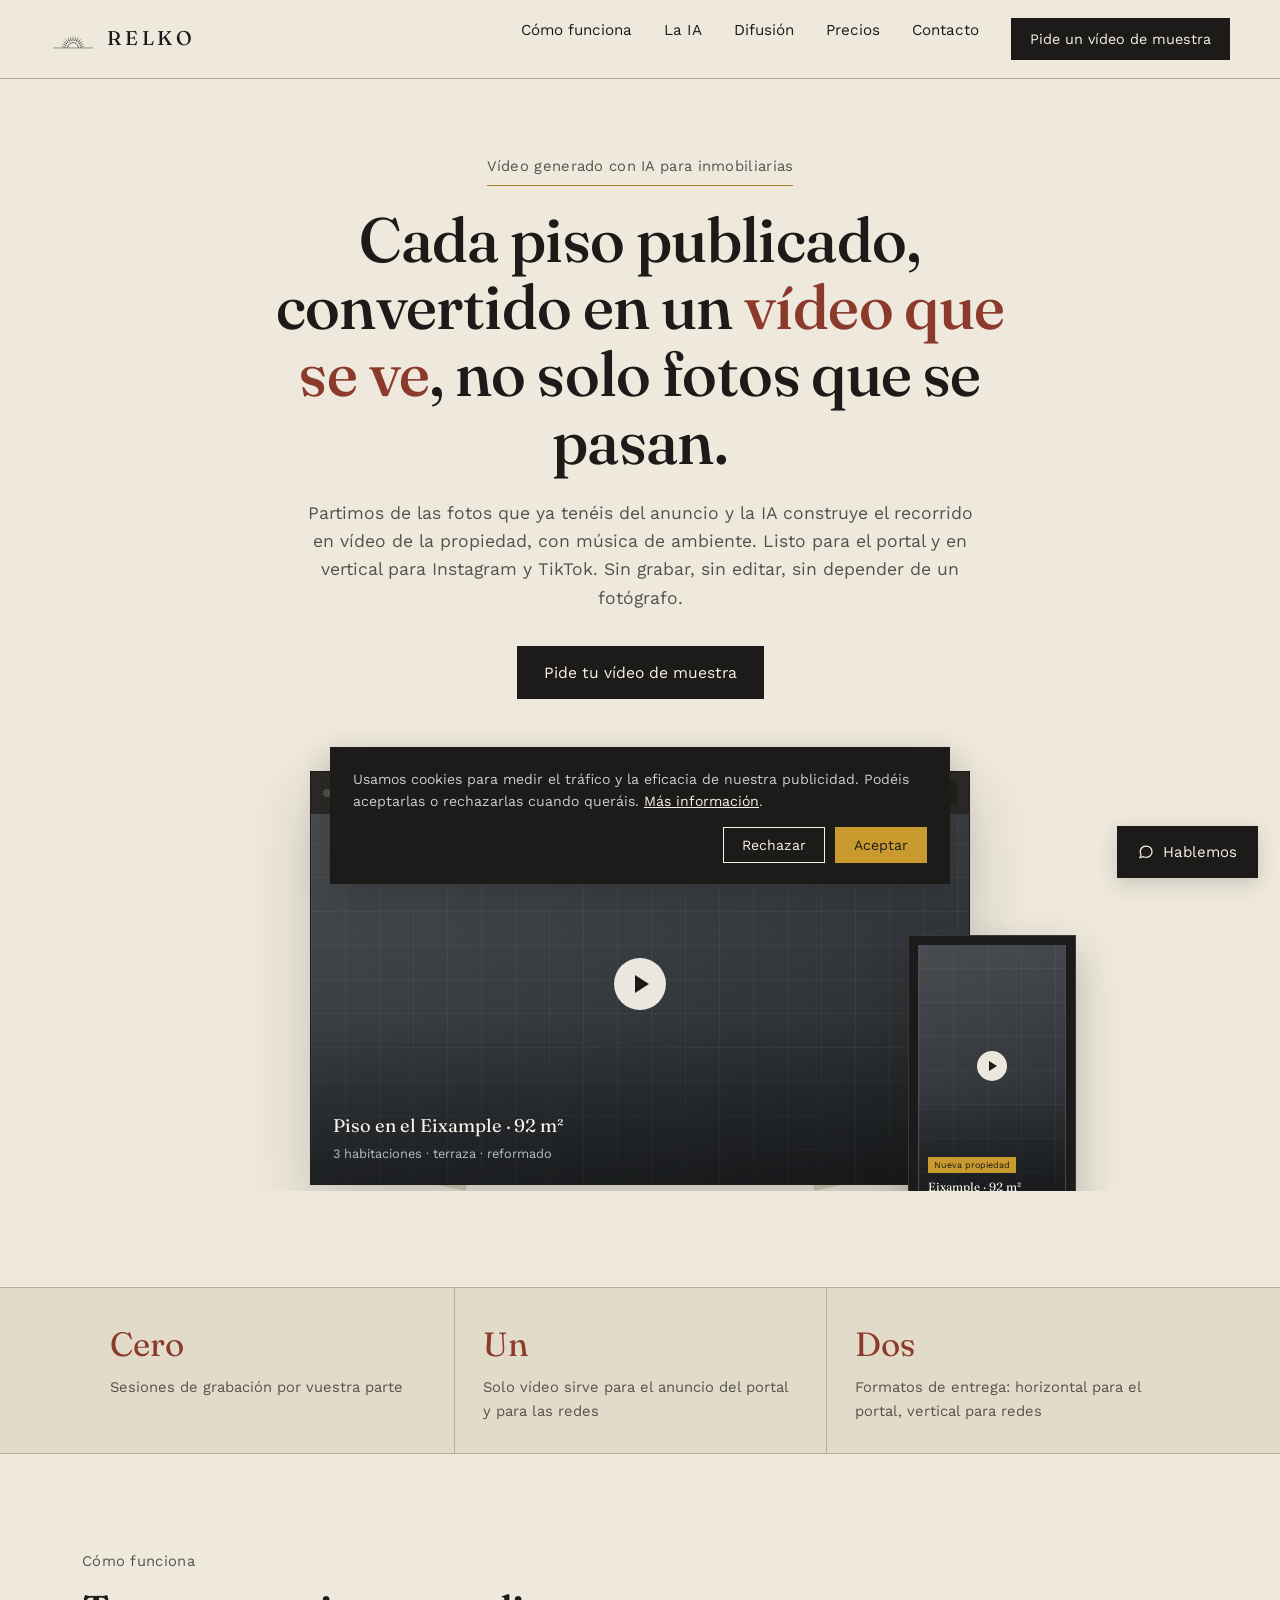
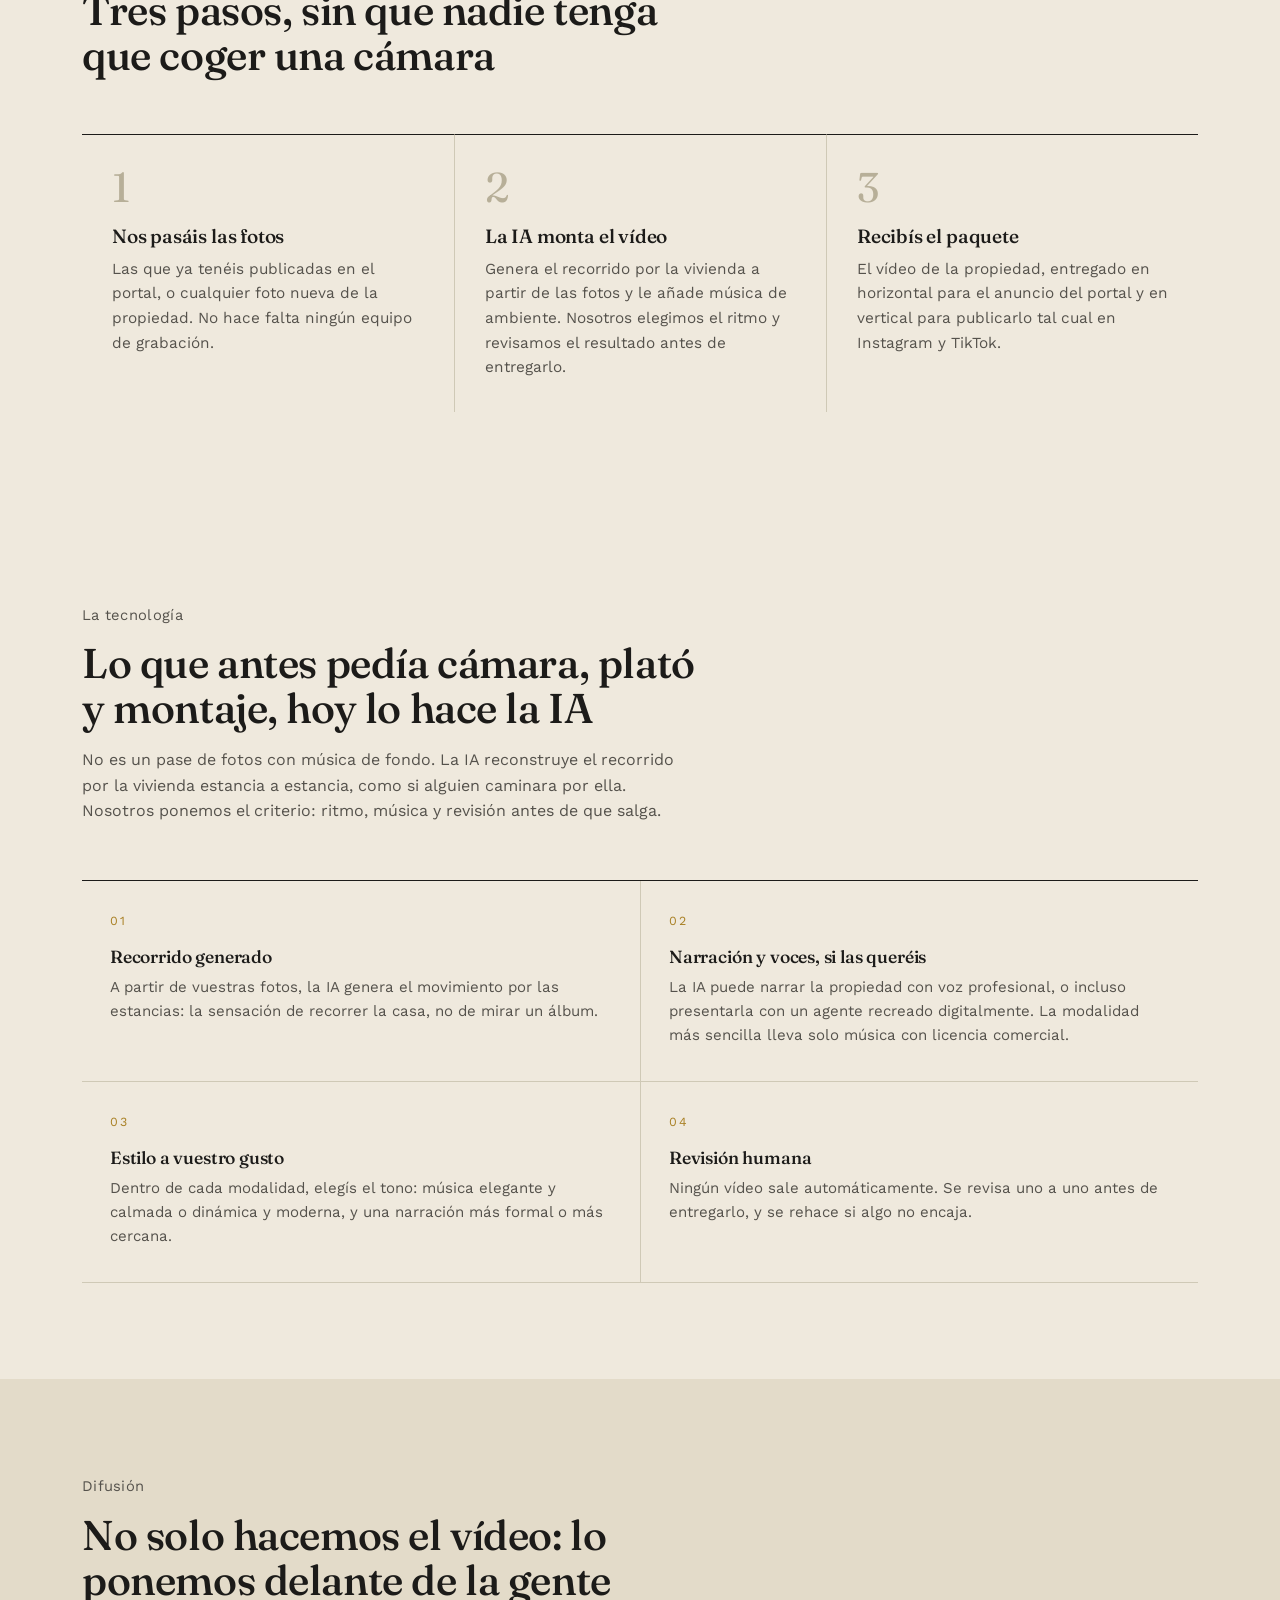
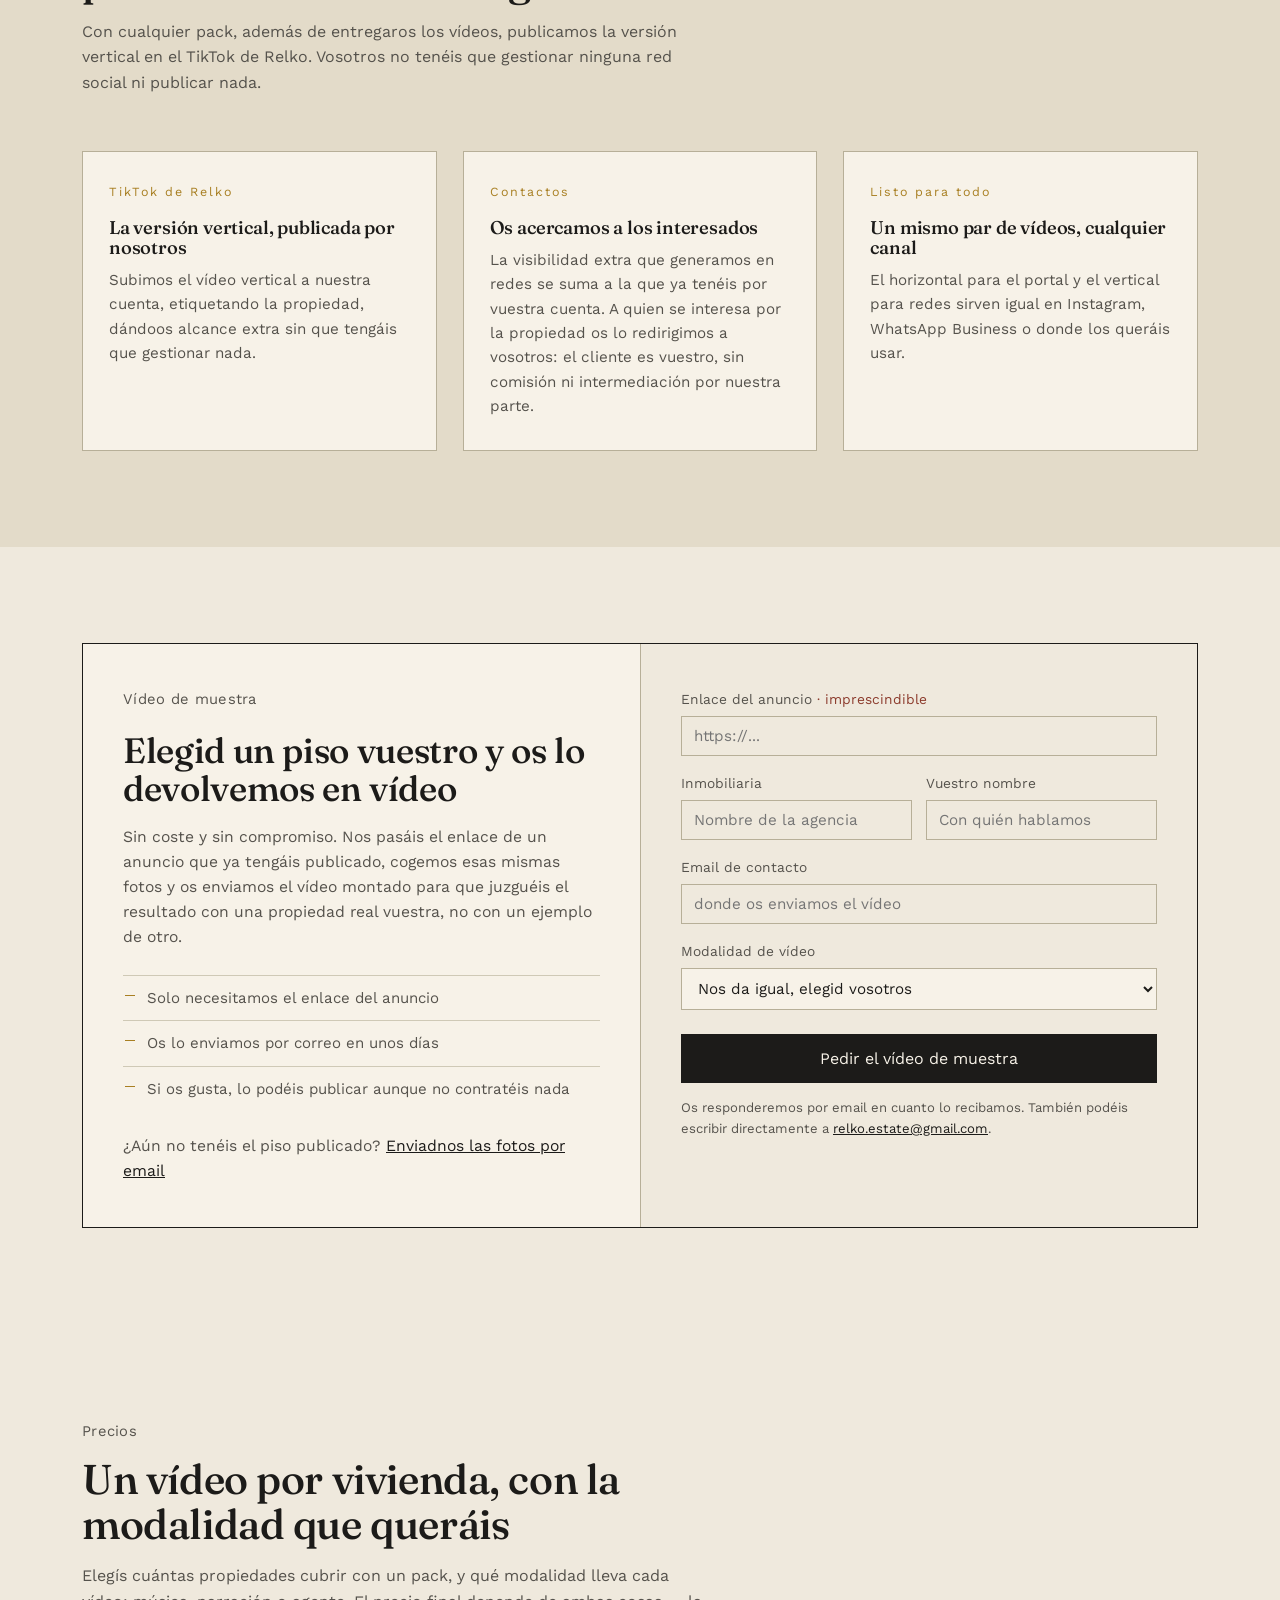
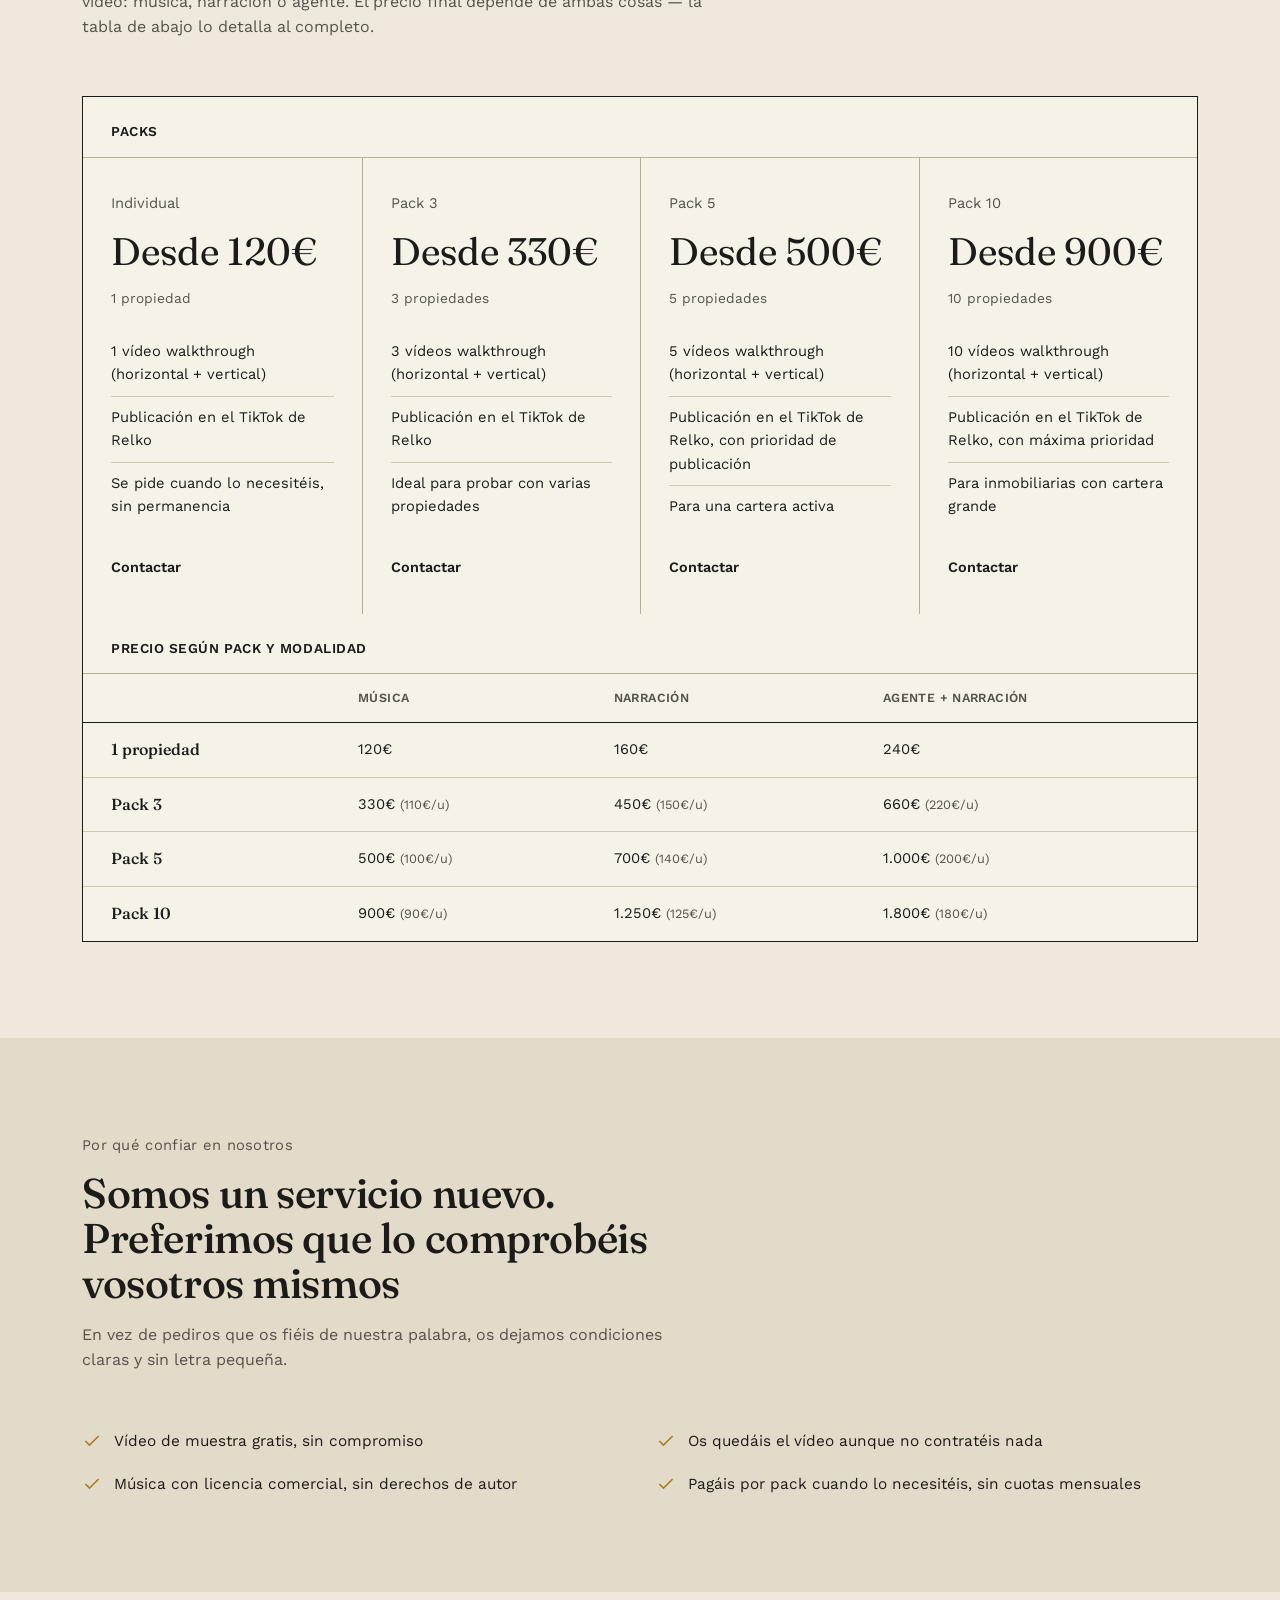
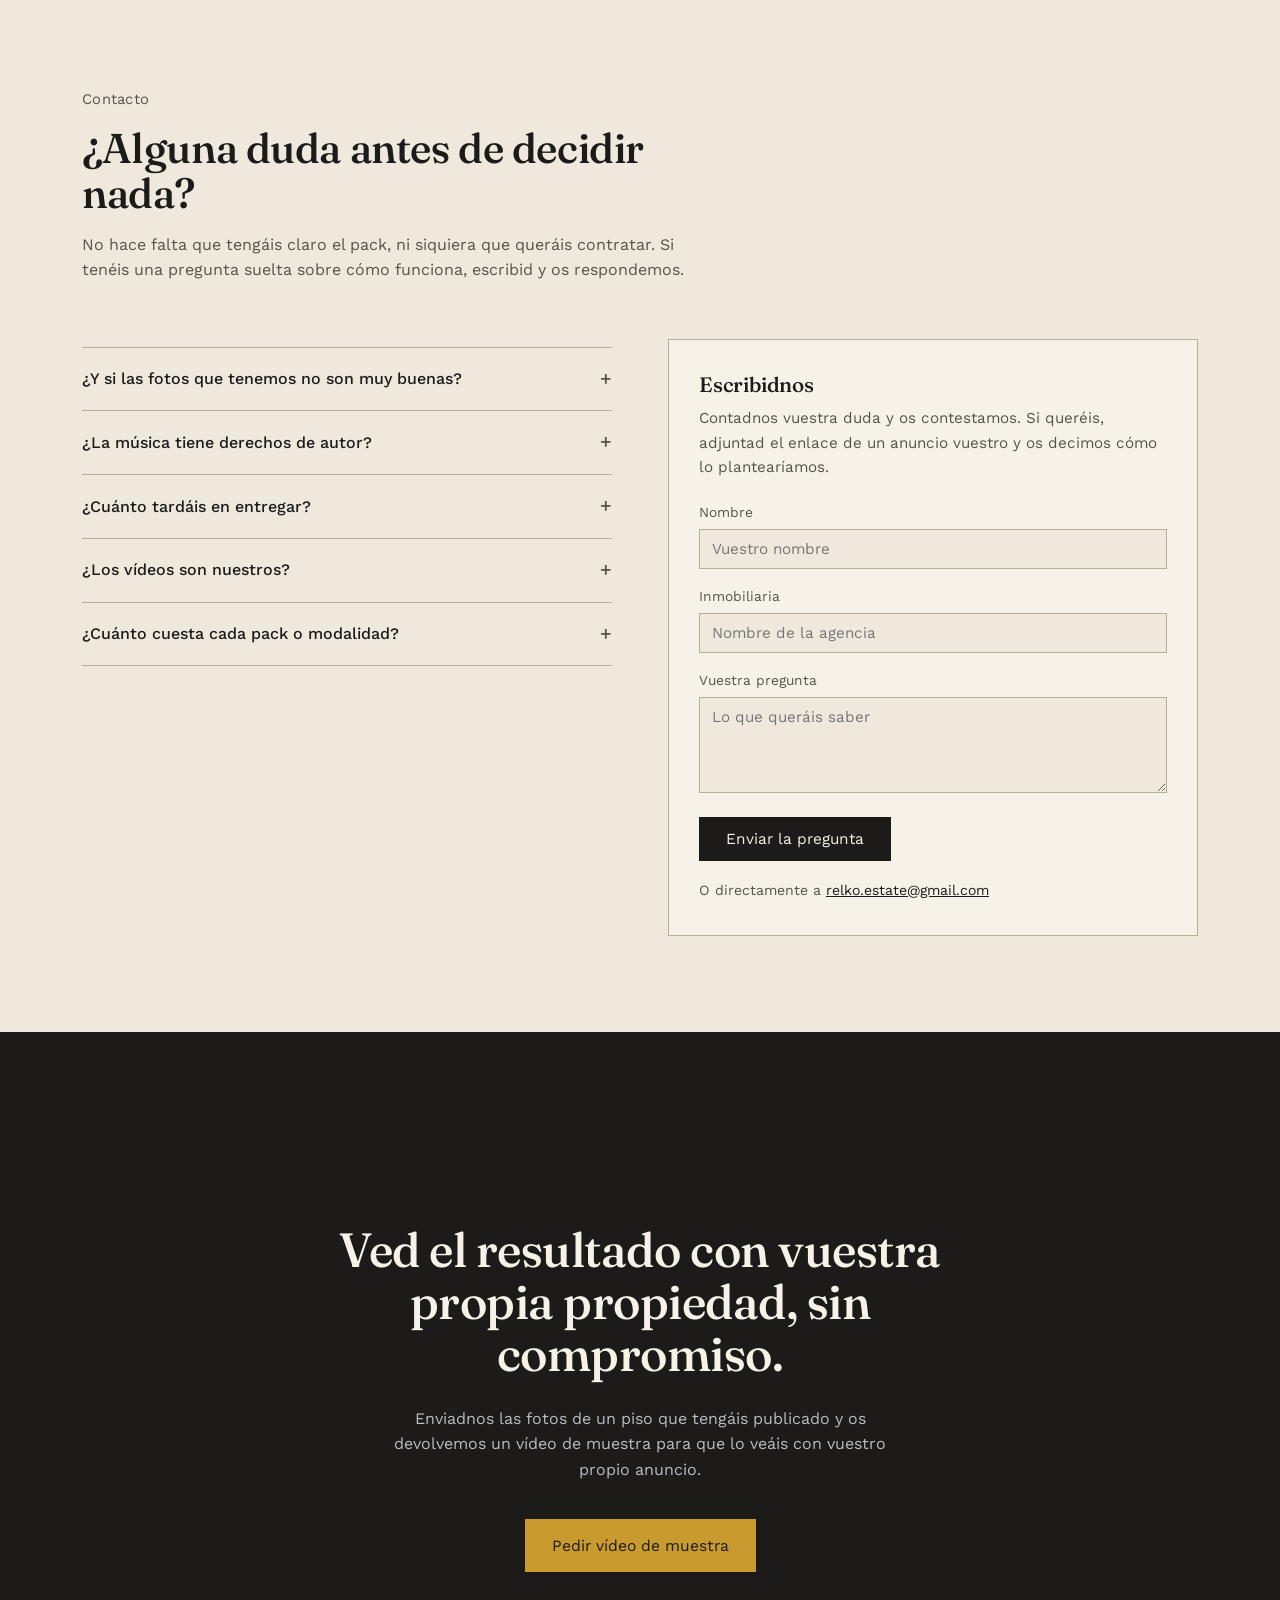
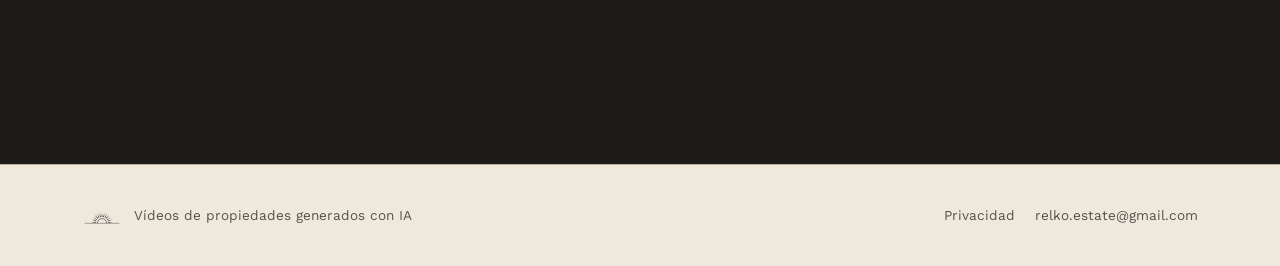
<file: index.html>
<!DOCTYPE html>
<html lang="es">
<head>
<meta charset="UTF-8">
<meta name="viewport" content="width=device-width, initial-scale=1.0">
<title>Relko — Vídeos de propiedades con IA para inmobiliarias</title>
<meta name="description" content="Convertimos las fotos de vuestros anuncios en vídeos walkthrough con IA: recorrido de la vivienda con música de ambiente, listo para el portal y en vertical para Instagram y TikTok. Sin grabar, sin editar.">
<meta name="robots" content="index, follow">
<link rel="canonical" href="https://relkoestate.com/">
<meta property="og:type" content="website">
<meta property="og:site_name" content="Relko">
<meta property="og:locale" content="es_ES">
<meta property="og:url" content="https://relkoestate.com/">
<meta property="og:title" content="Relko — Vídeos de propiedades con IA para inmobiliarias">
<meta property="og:description" content="Convertimos las fotos de vuestros anuncios en vídeos walkthrough con IA: recorrido de la vivienda con música de ambiente, listo para el portal y en redes sociales.">
<meta property="og:image" content="https://relkoestate.com/favicon.svg">
<meta name="twitter:card" content="summary">
<meta name="twitter:title" content="Relko — Vídeos de propiedades con IA para inmobiliarias">
<meta name="twitter:description" content="Convertimos las fotos de vuestros anuncios en vídeos walkthrough con IA, con música de ambiente, listos para el portal y para redes sociales.">
<meta name="theme-color" content="#EFE9DD">
<link rel="icon" type="image/svg+xml" href="favicon.svg">
<link rel="preconnect" href="https://fonts.googleapis.com">
<link rel="preconnect" href="https://fonts.gstatic.com" crossorigin>
<link href="https://fonts.googleapis.com/css2?family=Fraunces:opsz,wght@9..144,400..600&family=Work+Sans:wght@400;500;600&display=swap" rel="stylesheet">
<link rel="stylesheet" href="css/styles.css">
<script type="application/ld+json">
{
  "@context": "https://schema.org",
  "@type": "Organization",
  "name": "Relko",
  "url": "https://relkoestate.com/",
  "logo": "https://relkoestate.com/favicon.svg",
  "email": "relko.estate@gmail.com",
  "description": "Vídeos de propiedades generados con IA para inmobiliarias: recorrido de la vivienda con música de ambiente, listos para el portal y para redes sociales.",
  "areaServed": "ES"
}
</script>
<script type="application/ld+json">
{
  "@context": "https://schema.org",
  "@type": "Service",
  "serviceType": "Vídeos inmobiliarios generados con IA",
  "provider": { "@type": "Organization", "name": "Relko", "url": "https://relkoestate.com/" },
  "areaServed": "ES",
  "description": "Convertimos las fotos de un anuncio inmobiliario en un vídeo walkthrough generado por IA, en horizontal para el portal y en vertical para redes sociales, con música, narración o un agente presentador según la modalidad elegida. Disponible por propiedad individual o en packs de 3, 5 y 10 propiedades, con publicación incluida en el TikTok de Relko.",
  "offers": {
    "@type": "AggregateOffer",
    "priceCurrency": "EUR",
    "lowPrice": "120",
    "highPrice": "1800",
    "offerCount": "12"
  }
}
</script>
<script type="application/ld+json">
{
  "@context": "https://schema.org",
  "@type": "FAQPage",
  "mainEntity": [
    {
      "@type": "Question",
      "name": "¿Y si las fotos que tenemos no son muy buenas?",
      "acceptedAnswer": { "@type": "Answer", "text": "Trabajamos con lo que haya publicado. Si alguna foto no da el resultado esperado, os lo decimos antes de entregar y proponemos qué cambiar." }
    },
    {
      "@type": "Question",
      "name": "¿La música tiene derechos de autor?",
      "acceptedAnswer": { "@type": "Answer", "text": "No. Usamos música con licencia comercial, así que podéis publicar el vídeo en el portal, redes sociales o donde queráis sin ningún problema de derechos." }
    },
    {
      "@type": "Question",
      "name": "¿Cuánto tardáis en entregar?",
      "acceptedAnswer": { "@type": "Answer", "text": "Contad unos días laborables por propiedad. Si tenéis una fecha concreta de publicación, decidlo al pedirlo y lo ajustamos." }
    },
    {
      "@type": "Question",
      "name": "¿Los vídeos son nuestros?",
      "acceptedAnswer": { "@type": "Answer", "text": "Sí, los podéis usar donde queráis: portal, redes, email, cartelería. No hay límite de uso ni de plataforma." }
    },
    {
      "@type": "Question",
      "name": "¿Cuánto cuesta cada pack o modalidad?",
      "acceptedAnswer": { "@type": "Answer", "text": "Los precios están en la tabla de la sección Precios, según el pack y la modalidad que elijáis. Escribidnos si necesitáis algo a medida." }
    }
  ]
}
</script>
</head>
<body>
<!-- Google Tag Manager (noscript) -->
<noscript><iframe src="https://www.googletagmanager.com/ns.html?id=GTM-WPQMM3HD"
height="0" width="0" style="display:none;visibility:hidden"></iframe></noscript>
<!-- End Google Tag Manager (noscript) -->

<header>
  <div class="wrap nav" id="nav">
    <a class="brand" href="index.html" aria-label="Relko, inicio">
      <svg class="sun" viewBox="0 0 120 60" role="img" aria-hidden="true">
        <g fill="currentColor">
          <path d="M41.3 48.6L27.2 48.0L41.0 50.8Z"/>
          <path d="M42.7 44.2L29.1 40.3L41.9 46.3Z"/>
          <path d="M45.0 40.3L32.8 33.3L43.8 42.2Z"/>
          <path d="M48.3 37.1L38.1 27.3L46.6 38.6Z"/>
          <path d="M52.2 34.7L44.7 22.8L50.2 35.7Z"/>
          <path d="M56.6 33.3L52.1 20.0L54.4 33.9Z"/>
          <path d="M61.1 33.0L60.0 19.0L58.9 33.0Z"/>
          <path d="M65.6 33.9L67.9 20.0L63.4 33.3Z"/>
          <path d="M69.8 35.7L75.3 22.8L67.8 34.7Z"/>
          <path d="M73.4 38.6L81.9 27.3L71.7 37.1Z"/>
          <path d="M76.2 42.2L87.2 33.3L75.0 40.3Z"/>
          <path d="M78.1 46.3L90.9 40.3L77.3 44.2Z"/>
          <path d="M79.0 50.8L92.8 48.0L78.7 48.6Z"/>
        </g>
        <path d="M46 52 A14 14 0 0 1 74 52" fill="none" stroke="currentColor" stroke-width="1.6"/>
        <path d="M8 52 H112" stroke="currentColor" stroke-width="1.1" fill="none"/>
      </svg>
      <span class="wordmark">Relko</span>
    </a>
    <nav class="links">
      <a href="index.html#como-funciona">Cómo funciona</a>
      <a href="index.html#ia">La IA</a>
      <a href="index.html#difusion">Difusión</a>
      <a href="index.html#precios">Precios</a>
      <a href="index.html#contacto">Contacto</a>
      <a class="nav-cta" href="index.html#muestra">Pide un vídeo de muestra</a>
    </nav>
    <button class="menu-btn" id="navToggle" aria-label="Menú">☰</button>
  </div>
</header>

<section class="hero">
  <div class="wrap hero-inner">
    <div class="hero-copy">
      <div class="kicker">Vídeo generado con IA para inmobiliarias</div>
      <h1>Cada piso publicado, convertido en un <em>vídeo que se ve</em>, no solo fotos que se pasan.</h1>
      <p class="lead">Partimos de las fotos que ya tenéis del anuncio y la IA construye el recorrido en vídeo de la propiedad, con música de ambiente. Listo para el portal y en vertical para Instagram y TikTok. Sin grabar, sin editar, sin depender de un fotógrafo.</p>
      <div class="cta-row">
        <a class="btn btn-primary" href="#muestra">Pide tu vídeo de muestra</a>
      </div>
    </div>

    <div class="stage">
      <svg class="stage-rays" viewBox="0 0 120 60" aria-hidden="true">
        <g fill="currentColor">
          <path d="M41.3 48.6L27.2 48.0L41.0 50.8Z"/><path d="M42.7 44.2L29.1 40.3L41.9 46.3Z"/>
          <path d="M45.0 40.3L32.8 33.3L43.8 42.2Z"/><path d="M48.3 37.1L38.1 27.3L46.6 38.6Z"/>
          <path d="M52.2 34.7L44.7 22.8L50.2 35.7Z"/><path d="M56.6 33.3L52.1 20.0L54.4 33.9Z"/>
          <path d="M61.1 33.0L60.0 19.0L58.9 33.0Z"/><path d="M65.6 33.9L67.9 20.0L63.4 33.3Z"/>
          <path d="M69.8 35.7L75.3 22.8L67.8 34.7Z"/><path d="M73.4 38.6L81.9 27.3L71.7 37.1Z"/>
          <path d="M76.2 42.2L87.2 33.3L75.0 40.3Z"/><path d="M78.1 46.3L90.9 40.3L77.3 44.2Z"/>
          <path d="M79.0 50.8L92.8 48.0L78.7 48.6Z"/>
        </g>
      </svg>

      <div class="browser">
        <div class="browser-bar"><span></span><span></span><span></span><i>portal inmobiliario</i></div>
        <div class="browser-screen">
          <div class="grain"></div>
          <div class="play"></div>
          <div class="listing">
            <div class="listing-title">Piso en el Eixample · 92 m²</div>
            <div class="listing-meta">3 habitaciones · terraza · reformado</div>
          </div>
        </div>
      </div>

      <div class="phone">
        <div class="screen">
          <div class="grain"></div>
          <div class="play small"></div>
          <div class="caption">
            <span class="tag">Nueva propiedad</span>
            <div class="room">Eixample · 92 m²</div>
          </div>
        </div>
      </div>

      <div class="same-video">el mismo vídeo</div>
    </div>
  </div>
</section>

<div class="stat-strip">
  <div class="wrap">
    <div class="stat"><div class="num">Cero</div><div class="label">Sesiones de grabación por vuestra parte</div></div>
    <div class="stat"><div class="num">Un</div><div class="label">Solo vídeo sirve para el anuncio del portal y para las redes</div></div>
    <div class="stat"><div class="num">Dos</div><div class="label">Formatos de entrega: horizontal para el portal, vertical para redes</div></div>
  </div>
</div>

<section id="como-funciona">
  <div class="wrap">
    <div class="section-head">
      <div class="kicker">Cómo funciona</div>
      <h2>Tres pasos, sin que nadie tenga que coger una cámara</h2>
    </div>
    <div class="steps">
      <div class="step">
        <div class="n">1</div>
        <h3>Nos pasáis las fotos</h3>
        <p>Las que ya tenéis publicadas en el portal, o cualquier foto nueva de la propiedad. No hace falta ningún equipo de grabación.</p>
      </div>
      <div class="step">
        <div class="n">2</div>
        <h3>La IA monta el vídeo</h3>
        <p>Genera el recorrido por la vivienda a partir de las fotos y le añade música de ambiente. Nosotros elegimos el ritmo y revisamos el resultado antes de entregarlo.</p>
      </div>
      <div class="step">
        <div class="n">3</div>
        <h3>Recibís el paquete</h3>
        <p>El vídeo de la propiedad, entregado en horizontal para el anuncio del portal y en vertical para publicarlo tal cual en Instagram y TikTok.</p>
      </div>
    </div>
  </div>
</section>

<section id="ia">
  <div class="wrap">
    <div class="section-head">
      <div class="kicker">La tecnología</div>
      <h2>Lo que antes pedía cámara, plató y montaje, hoy lo hace la IA</h2>
      <p>No es un pase de fotos con música de fondo. La IA reconstruye el recorrido por la vivienda estancia a estancia, como si alguien caminara por ella. Nosotros ponemos el criterio: ritmo, música y revisión antes de que salga.</p>
    </div>

    <div class="ai-grid">
      <div class="ai-item">
        <div class="ai-n">01</div>
        <h3>Recorrido generado</h3>
        <p>A partir de vuestras fotos, la IA genera el movimiento por las estancias: la sensación de recorrer la casa, no de mirar un álbum.</p>
      </div>
      <div class="ai-item">
        <div class="ai-n">02</div>
        <h3>Narración y voces, si las queréis</h3>
        <p>La IA puede narrar la propiedad con voz profesional, o incluso presentarla con un agente recreado digitalmente. La modalidad más sencilla lleva solo música con licencia comercial.</p>
      </div>
      <div class="ai-item">
        <div class="ai-n">03</div>
        <h3>Estilo a vuestro gusto</h3>
        <p>Dentro de cada modalidad, elegís el tono: música elegante y calmada o dinámica y moderna, y una narración más formal o más cercana.</p>
      </div>
      <div class="ai-item">
        <div class="ai-n">04</div>
        <h3>Revisión humana</h3>
        <p>Ningún vídeo sale automáticamente. Se revisa uno a uno antes de entregarlo, y se rehace si algo no encaja.</p>
      </div>
    </div>
  </div>
</section>

<section id="difusion" class="section-alt">
  <div class="wrap">
    <div class="section-head">
      <div class="kicker">Difusión</div>
      <h2>No solo hacemos el vídeo: lo ponemos delante de la gente</h2>
      <p>Con cualquier pack, además de entregaros los vídeos, publicamos la versión vertical en el TikTok de Relko. Vosotros no tenéis que gestionar ninguna red social ni publicar nada.</p>
    </div>

    <div class="dif-grid">
      <div class="dif-item">
        <div class="ai-n">TikTok de Relko</div>
        <h3>La versión vertical, publicada por nosotros</h3>
        <p>Subimos el vídeo vertical a nuestra cuenta, etiquetando la propiedad, dándoos alcance extra sin que tengáis que gestionar nada.</p>
      </div>
      <div class="dif-item">
        <div class="ai-n">Contactos</div>
        <h3>Os acercamos a los interesados</h3>
        <p>La visibilidad extra que generamos en redes se suma a la que ya tenéis por vuestra cuenta. A quien se interesa por la propiedad os lo redirigimos a vosotros: el cliente es vuestro, sin comisión ni intermediación por nuestra parte.</p>
      </div>
      <div class="dif-item">
        <div class="ai-n">Listo para todo</div>
        <h3>Un mismo par de vídeos, cualquier canal</h3>
        <p>El horizontal para el portal y el vertical para redes sirven igual en Instagram, WhatsApp Business o donde los queráis usar.</p>
      </div>
    </div>
  </div>
</section>

<section id="muestra">
  <div class="wrap">
    <div class="sample">
      <div class="sample-left">
        <div class="kicker">Vídeo de muestra</div>
        <h2>Elegid un piso vuestro y os lo devolvemos en vídeo</h2>
        <p>Sin coste y sin compromiso. Nos pasáis el enlace de un anuncio que ya tengáis publicado, cogemos esas mismas fotos y os enviamos el vídeo montado para que juzguéis el resultado con una propiedad real vuestra, no con un ejemplo de otro.</p>
        <ul class="sample-list">
          <li>Solo necesitamos el enlace del anuncio</li>
          <li>Os lo enviamos por correo en unos días</li>
          <li>Si os gusta, lo podéis publicar aunque no contratéis nada</li>
        </ul>
        <p class="sample-alt">¿Aún no tenéis el piso publicado? <a href="mailto:relko.estate@gmail.com?subject=Fotos%20para%20Muestra%20Gratuita">Enviadnos las fotos por email</a></p>
      </div>

      <form class="sample-form" id="muestraForm" name="video-muestra" method="POST" data-netlify="true" netlify-honeypot="bot-field">
        <input type="hidden" name="form-name" value="video-muestra">
        <p class="hp-field" aria-hidden="true"><label>No rellenar este campo: <input name="bot-field" tabindex="-1" autocomplete="off"></label></p>
        <div class="field">
          <label for="m-enlace">Enlace del anuncio <span>· imprescindible</span></label>
          <input type="url" id="m-enlace" name="enlace" required placeholder="https://...">
        </div>
        <div class="field-row">
          <div class="field">
            <label for="m-agencia">Inmobiliaria</label>
            <input type="text" id="m-agencia" name="agencia" placeholder="Nombre de la agencia">
          </div>
          <div class="field">
            <label for="m-nombre">Vuestro nombre</label>
            <input type="text" id="m-nombre" name="nombre" placeholder="Con quién hablamos">
          </div>
        </div>
        <div class="field">
          <label for="m-email">Email de contacto</label>
          <input type="email" id="m-email" name="email" placeholder="donde os enviamos el vídeo">
        </div>
        <div class="field">
          <label for="m-formato">Modalidad de vídeo</label>
          <select id="m-formato" name="modalidad">
            <option>Nos da igual, elegid vosotros</option>
            <option>Música comercial de fondo</option>
            <option>Voz y narración</option>
            <option>Agente + narración</option>
          </select>
        </div>
        <button type="submit" id="m-enviar">Pedir el vídeo de muestra</button>
        <p class="sample-note">Os responderemos por email en cuanto lo recibamos. También podéis escribir directamente a <a href="mailto:relko.estate@gmail.com">relko.estate@gmail.com</a>.</p>
        <div class="form-success" id="m-success">¡Gracias! Hemos recibido vuestra petición, os escribiremos pronto.</div>
      </form>
    </div>
  </div>
</section>

<section id="precios">
  <div class="wrap">
    <div class="section-head">
      <div class="kicker">Precios</div>
      <h2>Un vídeo por vivienda, con la modalidad que queráis</h2>
      <p>Elegís cuántas propiedades cubrir con un pack, y qué modalidad lleva cada vídeo: música, narración o agente. El precio final depende de ambas cosas — la tabla de abajo lo detalla al completo.</p>
    </div>

    <div class="pricing-panel">
      <div class="pricing-group-label">Packs</div>
      <div class="plans">
        <div class="plan">
          <div class="plan-name">Individual</div>
          <div class="amount">Desde 120€</div>
          <span class="per">1 propiedad</span>
          <ul>
            <li>1 vídeo walkthrough (horizontal + vertical)</li>
            <li>Publicación en el TikTok de Relko</li>
            <li>Se pide cuando lo necesitéis, sin permanencia</li>
          </ul>
          <a href="#contacto">Contactar</a>
        </div>
        <div class="plan">
          <div class="plan-name">Pack 3</div>
          <div class="amount">Desde 330€</div>
          <span class="per">3 propiedades</span>
          <ul>
            <li>3 vídeos walkthrough (horizontal + vertical)</li>
            <li>Publicación en el TikTok de Relko</li>
            <li>Ideal para probar con varias propiedades</li>
          </ul>
          <a href="#contacto">Contactar</a>
        </div>
        <div class="plan">
          <div class="plan-name">Pack 5</div>
          <div class="amount">Desde 500€</div>
          <span class="per">5 propiedades</span>
          <ul>
            <li>5 vídeos walkthrough (horizontal + vertical)</li>
            <li>Publicación en el TikTok de Relko, con prioridad de publicación</li>
            <li>Para una cartera activa</li>
          </ul>
          <a href="#contacto">Contactar</a>
        </div>
        <div class="plan">
          <div class="plan-name">Pack 10</div>
          <div class="amount">Desde 900€</div>
          <span class="per">10 propiedades</span>
          <ul>
            <li>10 vídeos walkthrough (horizontal + vertical)</li>
            <li>Publicación en el TikTok de Relko, con máxima prioridad</li>
            <li>Para inmobiliarias con cartera grande</li>
          </ul>
          <a href="#contacto">Contactar</a>
        </div>
      </div>

      <div class="pricing-group-label">Precio según pack y modalidad</div>
      <div class="price-table-wrap">
        <table class="price-table">
          <thead>
            <tr>
              <th></th>
              <th>Música</th>
              <th>Narración</th>
              <th>Agente + narración</th>
            </tr>
          </thead>
          <tbody>
            <tr>
              <th>1 propiedad</th>
              <td>120€</td>
              <td>160€</td>
              <td>240€</td>
            </tr>
            <tr>
              <th>Pack 3</th>
              <td>330€ <span class="unit">(110€/u)</span></td>
              <td>450€ <span class="unit">(150€/u)</span></td>
              <td>660€ <span class="unit">(220€/u)</span></td>
            </tr>
            <tr>
              <th>Pack 5</th>
              <td>500€ <span class="unit">(100€/u)</span></td>
              <td>700€ <span class="unit">(140€/u)</span></td>
              <td>1.000€ <span class="unit">(200€/u)</span></td>
            </tr>
            <tr>
              <th>Pack 10</th>
              <td>900€ <span class="unit">(90€/u)</span></td>
              <td>1.250€ <span class="unit">(125€/u)</span></td>
              <td>1.800€ <span class="unit">(180€/u)</span></td>
            </tr>
          </tbody>
        </table>
      </div>
    </div>
  </div>
</section>

<section class="section-alt">
  <div class="wrap">
    <div class="section-head">
      <div class="kicker">Por qué confiar en nosotros</div>
      <h2>Somos un servicio nuevo. Preferimos que lo comprobéis vosotros mismos</h2>
      <p>En vez de pediros que os fiéis de nuestra palabra, os dejamos condiciones claras y sin letra pequeña.</p>
    </div>
    <div class="trust-bar">
      <div class="trust-item">
        <svg class="check" viewBox="0 0 24 24" fill="none" stroke="currentColor" stroke-width="2" aria-hidden="true"><path d="M20 6L9 17l-5-5"/></svg>
        <span>Vídeo de muestra gratis, sin compromiso</span>
      </div>
      <div class="trust-item">
        <svg class="check" viewBox="0 0 24 24" fill="none" stroke="currentColor" stroke-width="2" aria-hidden="true"><path d="M20 6L9 17l-5-5"/></svg>
        <span>Os quedáis el vídeo aunque no contratéis nada</span>
      </div>
      <div class="trust-item">
        <svg class="check" viewBox="0 0 24 24" fill="none" stroke="currentColor" stroke-width="2" aria-hidden="true"><path d="M20 6L9 17l-5-5"/></svg>
        <span>Música con licencia comercial, sin derechos de autor</span>
      </div>
      <div class="trust-item">
        <svg class="check" viewBox="0 0 24 24" fill="none" stroke="currentColor" stroke-width="2" aria-hidden="true"><path d="M20 6L9 17l-5-5"/></svg>
        <span>Pagáis por pack cuando lo necesitéis, sin cuotas mensuales</span>
      </div>
    </div>
  </div>
</section>

<section id="contacto">
  <div class="wrap">
    <div class="section-head">
      <div class="kicker">Contacto</div>
      <h2>¿Alguna duda antes de decidir nada?</h2>
      <p>No hace falta que tengáis claro el pack, ni siquiera que queráis contratar. Si tenéis una pregunta suelta sobre cómo funciona, escribid y os respondemos.</p>
    </div>

    <div class="contact-grid">
      <div class="qa">
        <details>
          <summary>¿Y si las fotos que tenemos no son muy buenas?</summary>
          <p>Trabajamos con lo que haya publicado. Si alguna foto no da el resultado esperado, os lo decimos antes de entregar y proponemos qué cambiar.</p>
        </details>
        <details>
          <summary>¿La música tiene derechos de autor?</summary>
          <p>No. Usamos música con licencia comercial, así que podéis publicar el vídeo en el portal, redes sociales o donde queráis sin ningún problema de derechos.</p>
        </details>
        <details>
          <summary>¿Cuánto tardáis en entregar?</summary>
          <p>Contad unos días laborables por propiedad. Si tenéis una fecha concreta de publicación, decidlo al pedirlo y lo ajustamos.</p>
        </details>
        <details>
          <summary>¿Los vídeos son nuestros?</summary>
          <p>Sí, los podéis usar donde queráis: portal, redes, email, cartelería. No hay límite de uso ni de plataforma.</p>
        </details>
        <details>
          <summary>¿Cuánto cuesta cada pack o modalidad?</summary>
          <p>Los precios están en la tabla de la sección Precios, según el pack y la modalidad que elijáis. Escribidnos si necesitáis algo a medida.</p>
        </details>
      </div>

      <form class="contact-box" id="contactoForm" name="consulta" method="POST" data-netlify="true" netlify-honeypot="bot-field">
        <input type="hidden" name="form-name" value="consulta">
        <p class="hp-field" aria-hidden="true"><label>No rellenar este campo: <input name="bot-field" tabindex="-1" autocomplete="off"></label></p>
        <h3>Escribidnos</h3>
        <p>Contadnos vuestra duda y os contestamos. Si queréis, adjuntad el enlace de un anuncio vuestro y os decimos cómo lo plantearíamos.</p>

        <div class="field">
          <label for="c-nombre">Nombre</label>
          <input type="text" id="c-nombre" name="nombre" placeholder="Vuestro nombre">
        </div>
        <div class="field">
          <label for="c-agencia">Inmobiliaria</label>
          <input type="text" id="c-agencia" name="agencia" placeholder="Nombre de la agencia">
        </div>
        <div class="field">
          <label for="c-mensaje">Vuestra pregunta</label>
          <textarea id="c-mensaje" name="mensaje" required placeholder="Lo que queráis saber"></textarea>
        </div>
        <button type="submit" id="c-enviar">Enviar la pregunta</button>
        <div class="form-success" id="c-success">¡Gracias! Hemos recibido tu mensaje, te contestaremos pronto.</div>

        <div class="contact-direct">
          O directamente a <a href="mailto:relko.estate@gmail.com">relko.estate@gmail.com</a>
        </div>
      </form>
    </div>
  </div>
</section>

<section class="cta-final">
  <div class="wrap">
    <h2>Ved el resultado con vuestra propia propiedad, sin compromiso.</h2>
    <p>Enviadnos las fotos de un piso que tengáis publicado y os devolvemos un vídeo de muestra para que lo veáis con vuestro propio anuncio.</p>
    <a class="btn btn-primary" href="#muestra">Pedir vídeo de muestra</a>
  </div>
</section>

<footer>
  <div class="wrap">
    <div class="footer-brand">
      <svg class="sun" viewBox="0 0 120 60" role="img" aria-hidden="true">
        <g fill="currentColor">
          <path d="M41.3 48.6L27.2 48.0L41.0 50.8Z"/>
          <path d="M42.7 44.2L29.1 40.3L41.9 46.3Z"/>
          <path d="M45.0 40.3L32.8 33.3L43.8 42.2Z"/>
          <path d="M48.3 37.1L38.1 27.3L46.6 38.6Z"/>
          <path d="M52.2 34.7L44.7 22.8L50.2 35.7Z"/>
          <path d="M56.6 33.3L52.1 20.0L54.4 33.9Z"/>
          <path d="M61.1 33.0L60.0 19.0L58.9 33.0Z"/>
          <path d="M65.6 33.9L67.9 20.0L63.4 33.3Z"/>
          <path d="M69.8 35.7L75.3 22.8L67.8 34.7Z"/>
          <path d="M73.4 38.6L81.9 27.3L71.7 37.1Z"/>
          <path d="M76.2 42.2L87.2 33.3L75.0 40.3Z"/>
          <path d="M78.1 46.3L90.9 40.3L77.3 44.2Z"/>
          <path d="M79.0 50.8L92.8 48.0L78.7 48.6Z"/>
        </g>
        <path d="M46 52 A14 14 0 0 1 74 52" fill="none" stroke="currentColor" stroke-width="1.6"/>
        <path d="M8 52 H112" stroke="currentColor" stroke-width="1.1" fill="none"/>
      </svg>
      <span>Vídeos de propiedades generados con IA</span>
    </div>
    <div class="footer-links">
      <a href="privacidad.html">Privacidad</a>
      <span>relko.estate@gmail.com</span>
    </div>
  </div>
</footer>

<a class="float-contact" href="#contacto">
  <svg viewBox="0 0 24 24" fill="none" stroke="currentColor" stroke-width="1.8" aria-hidden="true">
    <path d="M21 11.5a8.4 8.4 0 0 1-9 8.4 8.9 8.9 0 0 1-3.9-.9L3 20.5l1.6-4.6A8.4 8.4 0 0 1 12 3.1a8.4 8.4 0 0 1 9 8.4Z"/>
  </svg>
  Hablemos
</a>

<script src="js/consent.js"></script>
<script src="js/main.js"></script>
</body>
</html>
</file>
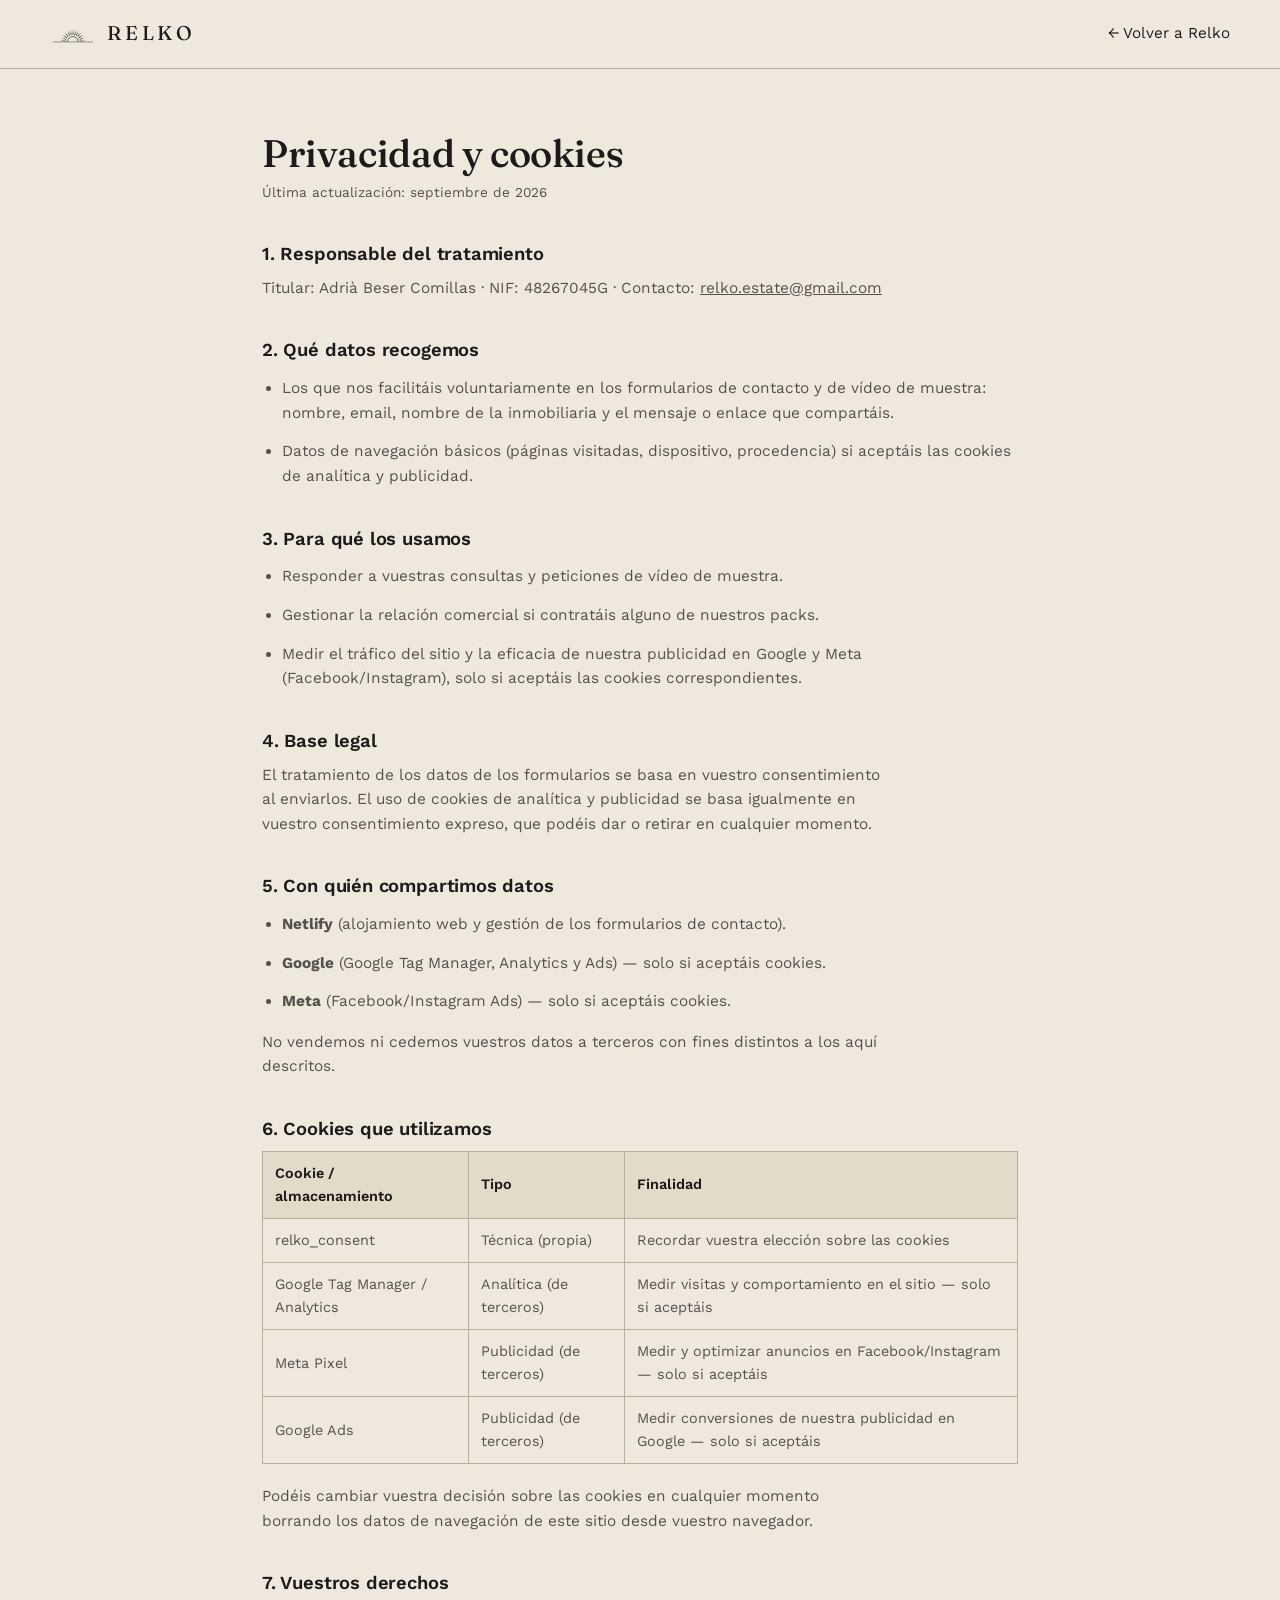
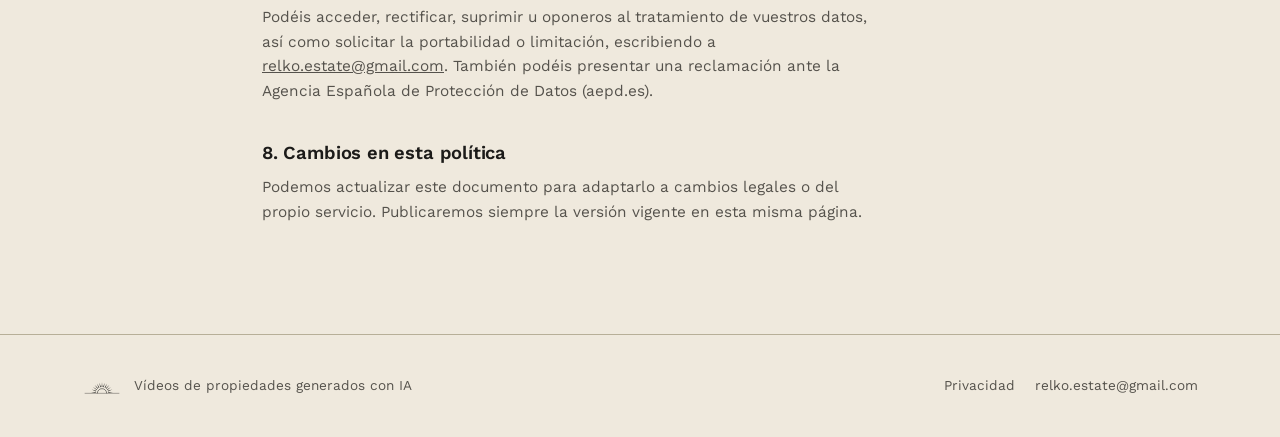
<file: privacidad.html>
<!DOCTYPE html>
<html lang="es">
<head>
<meta charset="UTF-8">
<meta name="viewport" content="width=device-width, initial-scale=1.0">
<title>Privacidad y cookies — Relko</title>
<meta name="description" content="Política de privacidad y cookies de Relko: qué datos recogemos, para qué los usamos y cómo gestionamos las cookies de analítica y publicidad.">
<meta name="robots" content="noindex, follow">
<meta name="theme-color" content="#EFE9DD">
<link rel="icon" type="image/svg+xml" href="favicon.svg">
<link rel="preconnect" href="https://fonts.googleapis.com">
<link rel="preconnect" href="https://fonts.gstatic.com" crossorigin>
<link href="https://fonts.googleapis.com/css2?family=Fraunces:opsz,wght@9..144,400..600&family=Work+Sans:wght@400;500;600&display=swap" rel="stylesheet">
<link rel="stylesheet" href="css/styles.css">
<style>
  .legal{ padding: 64px 0 96px; }
  .legal .wrap{ max-width: 820px; }
  .legal h1{ font-size: clamp(1.9rem, 3.4vw, 2.4rem); margin-bottom: 8px; }
  .legal .updated{ font-size: 0.85rem; color: var(--ink-soft); margin-bottom: 40px; }
  .legal h2{ font-family:'Work Sans',sans-serif; font-weight:600; font-size: 1.15rem; margin: 40px 0 12px; }
  .legal p, .legal li{ font-size: 0.96rem; color: var(--ink-soft); margin-bottom: 14px; }
  .legal ul{ padding-left: 20px; }
  .legal table{ width:100%; border-collapse: collapse; margin: 12px 0 20px; font-size: 0.9rem; }
  .legal th, .legal td{ text-align:left; padding: 10px 12px; border: 1px solid var(--line); color: var(--ink-soft); }
  .legal th{ background: var(--bg-alt); color: var(--ink); font-weight:600; }
</style>
</head>
<body>

<header>
  <div class="wrap nav" id="nav">
    <a class="brand" href="index.html" aria-label="Relko, inicio">
      <svg class="sun" viewBox="0 0 120 60" role="img" aria-hidden="true">
        <g fill="currentColor">
          <path d="M41.3 48.6L27.2 48.0L41.0 50.8Z"/>
          <path d="M42.7 44.2L29.1 40.3L41.9 46.3Z"/>
          <path d="M45.0 40.3L32.8 33.3L43.8 42.2Z"/>
          <path d="M48.3 37.1L38.1 27.3L46.6 38.6Z"/>
          <path d="M52.2 34.7L44.7 22.8L50.2 35.7Z"/>
          <path d="M56.6 33.3L52.1 20.0L54.4 33.9Z"/>
          <path d="M61.1 33.0L60.0 19.0L58.9 33.0Z"/>
          <path d="M65.6 33.9L67.9 20.0L63.4 33.3Z"/>
          <path d="M69.8 35.7L75.3 22.8L67.8 34.7Z"/>
          <path d="M73.4 38.6L81.9 27.3L71.7 37.1Z"/>
          <path d="M76.2 42.2L87.2 33.3L75.0 40.3Z"/>
          <path d="M78.1 46.3L90.9 40.3L77.3 44.2Z"/>
          <path d="M79.0 50.8L92.8 48.0L78.7 48.6Z"/>
        </g>
        <path d="M46 52 A14 14 0 0 1 74 52" fill="none" stroke="currentColor" stroke-width="1.6"/>
        <path d="M8 52 H112" stroke="currentColor" stroke-width="1.1" fill="none"/>
      </svg>
      <span class="wordmark">Relko</span>
    </a>
    <nav class="links">
      <a href="index.html">← Volver a Relko</a>
    </nav>
  </div>
</header>

<section class="legal">
  <div class="wrap">
    <h1>Privacidad y cookies</h1>
    <p class="updated">Última actualización: septiembre de 2026</p>

    <h2>1. Responsable del tratamiento</h2>
    <p>
      Titular: Adrià Beser Comillas ·
      NIF: 48267045G ·
      Contacto: <a href="mailto:relko.estate@gmail.com">relko.estate@gmail.com</a>
    </p>

    <h2>2. Qué datos recogemos</h2>
    <ul>
      <li>Los que nos facilitáis voluntariamente en los formularios de contacto y de vídeo de muestra: nombre, email, nombre de la inmobiliaria y el mensaje o enlace que compartáis.</li>
      <li>Datos de navegación básicos (páginas visitadas, dispositivo, procedencia) si aceptáis las cookies de analítica y publicidad.</li>
    </ul>

    <h2>3. Para qué los usamos</h2>
    <ul>
      <li>Responder a vuestras consultas y peticiones de vídeo de muestra.</li>
      <li>Gestionar la relación comercial si contratáis alguno de nuestros packs.</li>
      <li>Medir el tráfico del sitio y la eficacia de nuestra publicidad en Google y Meta (Facebook/Instagram), solo si aceptáis las cookies correspondientes.</li>
    </ul>

    <h2>4. Base legal</h2>
    <p>El tratamiento de los datos de los formularios se basa en vuestro consentimiento al enviarlos. El uso de cookies de analítica y publicidad se basa igualmente en vuestro consentimiento expreso, que podéis dar o retirar en cualquier momento.</p>

    <h2>5. Con quién compartimos datos</h2>
    <ul>
      <li><strong>Netlify</strong> (alojamiento web y gestión de los formularios de contacto).</li>
      <li><strong>Google</strong> (Google Tag Manager, Analytics y Ads) — solo si aceptáis cookies.</li>
      <li><strong>Meta</strong> (Facebook/Instagram Ads) — solo si aceptáis cookies.</li>
    </ul>
    <p>No vendemos ni cedemos vuestros datos a terceros con fines distintos a los aquí descritos.</p>

    <h2>6. Cookies que utilizamos</h2>
    <table>
      <tr><th>Cookie / almacenamiento</th><th>Tipo</th><th>Finalidad</th></tr>
      <tr><td>relko_consent</td><td>Técnica (propia)</td><td>Recordar vuestra elección sobre las cookies</td></tr>
      <tr><td>Google Tag Manager / Analytics</td><td>Analítica (de terceros)</td><td>Medir visitas y comportamiento en el sitio — solo si aceptáis</td></tr>
      <tr><td>Meta Pixel</td><td>Publicidad (de terceros)</td><td>Medir y optimizar anuncios en Facebook/Instagram — solo si aceptáis</td></tr>
      <tr><td>Google Ads</td><td>Publicidad (de terceros)</td><td>Medir conversiones de nuestra publicidad en Google — solo si aceptáis</td></tr>
    </table>
    <p>Podéis cambiar vuestra decisión sobre las cookies en cualquier momento borrando los datos de navegación de este sitio desde vuestro navegador.</p>

    <h2>7. Vuestros derechos</h2>
    <p>Podéis acceder, rectificar, suprimir u oponeros al tratamiento de vuestros datos, así como solicitar la portabilidad o limitación, escribiendo a <a href="mailto:relko.estate@gmail.com">relko.estate@gmail.com</a>. También podéis presentar una reclamación ante la Agencia Española de Protección de Datos (aepd.es).</p>

    <h2>8. Cambios en esta política</h2>
    <p>Podemos actualizar este documento para adaptarlo a cambios legales o del propio servicio. Publicaremos siempre la versión vigente en esta misma página.</p>
  </div>
</section>

<footer>
  <div class="wrap">
    <div class="footer-brand">
      <svg class="sun" viewBox="0 0 120 60" role="img" aria-hidden="true">
        <g fill="currentColor">
          <path d="M41.3 48.6L27.2 48.0L41.0 50.8Z"/>
          <path d="M42.7 44.2L29.1 40.3L41.9 46.3Z"/>
          <path d="M45.0 40.3L32.8 33.3L43.8 42.2Z"/>
          <path d="M48.3 37.1L38.1 27.3L46.6 38.6Z"/>
          <path d="M52.2 34.7L44.7 22.8L50.2 35.7Z"/>
          <path d="M56.6 33.3L52.1 20.0L54.4 33.9Z"/>
          <path d="M61.1 33.0L60.0 19.0L58.9 33.0Z"/>
          <path d="M65.6 33.9L67.9 20.0L63.4 33.3Z"/>
          <path d="M69.8 35.7L75.3 22.8L67.8 34.7Z"/>
          <path d="M73.4 38.6L81.9 27.3L71.7 37.1Z"/>
          <path d="M76.2 42.2L87.2 33.3L75.0 40.3Z"/>
          <path d="M78.1 46.3L90.9 40.3L77.3 44.2Z"/>
          <path d="M79.0 50.8L92.8 48.0L78.7 48.6Z"/>
        </g>
        <path d="M46 52 A14 14 0 0 1 74 52" fill="none" stroke="currentColor" stroke-width="1.6"/>
        <path d="M8 52 H112" stroke="currentColor" stroke-width="1.1" fill="none"/>
      </svg>
      <span>Vídeos de propiedades generados con IA</span>
    </div>
    <div class="footer-links">
      <a href="privacidad.html">Privacidad</a>
      <span>relko.estate@gmail.com</span>
    </div>
  </div>
</footer>

</body>
</html>
</file>
<file: css/styles.css>
:root{
  --bg: #EFE9DD;
  --bg-alt: #E3DBC9;
  --ink: #1C1B19;
  --ink-soft: #55524C;
  --paper: #F7F2E8;
  --gold: #C99A2E;
  --gold-dark: #A87F22;
  --brick: #8B3A2B;
  --line: #B7AF98;
  --line-soft: #CFC9B6;
}

*{ box-sizing: border-box; }
html{ scroll-behavior: smooth; }
body{
  margin:0;
  background: var(--bg);
  color: var(--ink);
  font-family: 'Work Sans', sans-serif;
  font-size: 16px;
  line-height: 1.6;
  -webkit-font-smoothing: antialiased;
}
h1,h2,h3{
  font-family: 'Fraunces', serif;
  font-weight: 520;
  line-height: 1.08;
  margin: 0;
  letter-spacing: -0.01em;
}
p{ margin: 0; color: var(--ink-soft); max-width: 62ch; }
a{ color: inherit; }
img,svg{ display:block; max-width:100%; }
.wrap{ max-width: 1180px; margin: 0 auto; padding: 0 32px; }
@media (max-width: 640px){ .wrap{ padding: 0 20px; } }

/* corner registration marks - blueprint motif */
.plate{ position: relative; border: 1px solid var(--line); }
.plate::before, .plate::after{
  content:""; position:absolute; width:10px; height:10px;
  border-top: 1.5px solid var(--ink); border-left: 1.5px solid var(--ink);
  top:-1px; left:-1px;
}
.plate::after{
  top:auto; left:auto; bottom:-1px; right:-1px;
  border-top:none; border-left:none;
  border-bottom: 1.5px solid var(--ink); border-right: 1.5px solid var(--ink);
}

/* ---------- HEADER ---------- */
header{
  position: sticky; top:0; z-index: 50;
  background: rgba(239,233,221,0.92);
  backdrop-filter: blur(6px);
  border-bottom: 1px solid var(--line);
}
.nav{ display:flex; align-items:center; justify-content:space-between; padding: 18px 0; }
.brand{ display:flex; align-items:center; gap:11px; text-decoration:none; color: var(--ink); }
.brand .sun{ width: 46px; height: 23px; overflow: visible; }
.brand .wordmark{
  font-family:'Fraunces', serif; font-weight: 430;
  font-size: 1.24rem; letter-spacing: 0.19em; text-transform: uppercase;
}
.brand:hover .sun{ color: var(--gold-dark); }
nav.links{ display:flex; gap: 32px; font-size: 0.95rem; }
nav.links a{ text-decoration:none; color: var(--ink); border-bottom: 1px solid transparent; }
nav.links a:hover{ border-bottom-color: var(--gold-dark); }
.nav-cta{
  padding: 9px 18px; background: var(--ink); color: var(--paper);
  text-decoration:none; font-size: 0.9rem; border: 1px solid var(--ink);
}
nav.links a.nav-cta{ color: var(--paper); border-bottom: none; }
.nav-cta:hover{ background: transparent; color: var(--ink); }
nav.links a.nav-cta:hover{ color: var(--ink); }
.menu-btn{ display:none; background:none; border:1px solid var(--ink); padding:8px 10px; cursor:pointer; }

@media (max-width: 900px){ .nav-cta{ display:none; } }
@media (max-width: 780px){
  nav.links, .nav-cta{ display:none; }
  .menu-btn{ display:block; }
  .nav.open nav.links{
    display:flex; flex-direction:column; align-items:stretch; gap: 16px;
    position:absolute; top:64px; left:0; right:0;
    background: var(--paper); border-bottom: 1px solid var(--line);
    padding: 20px 20px 24px;
  }
  .nav.open .nav-cta{ display:block; text-align:center; }
}

/* ---------- HERO ---------- */
.hero{ padding: 74px 0 0; overflow: hidden; }
.hero-inner{ text-align: center; }
.hero-copy{
  max-width: 780px; margin: 0 auto;
  opacity:0; transform: translateY(14px);
  animation: rise 0.7s ease-out forwards;
}
@keyframes rise{ to{ opacity:1; transform:none; } }
@media (prefers-reduced-motion: reduce){ .hero-copy{ animation:none; opacity:1; transform:none; } }

.kicker{ font-size: 0.92rem; color: var(--ink-soft); margin-bottom: 20px; letter-spacing: 0.02em; }
.hero .kicker{ display:inline-block; padding: 0 0 6px; border-bottom: 1px solid var(--gold-dark); }
.hero h1{ font-size: clamp(2.3rem, 5vw, 3.9rem); margin-bottom: 24px; }
.hero h1 em{ font-style: normal; color: var(--brick); }
.hero p.lead{ font-size: 1.1rem; margin: 0 auto 34px; }
.cta-row{ display:flex; gap: 16px; flex-wrap: wrap; justify-content:center; }
.btn{ padding: 13px 26px; text-decoration:none; font-size: 0.98rem; display:inline-block; border: 1px solid var(--ink); cursor:pointer; }
.btn-primary{ background: var(--ink); color: var(--paper); }
.btn-primary:hover{ background: var(--brick); border-color: var(--brick); }
.btn-ghost{ background:transparent; color: var(--ink); }
.btn-ghost:hover{ background: var(--ink); color: var(--paper); }

.stage{ position: relative; margin: 72px auto 0; max-width: 860px; padding-bottom: 6px; }
.stage-rays{
  position:absolute; left:50%; top: -46px; transform: translateX(-50%);
  width: 132%; max-width: 1100px; color: var(--line); opacity: .55; pointer-events:none;
}
.browser{
  position: relative; width: min(660px, 100%); margin: 0 auto;
  background: var(--ink); border: 1px solid var(--ink); box-shadow: 0 24px 60px rgba(28,27,25,0.20);
}
.browser-bar{ display:flex; align-items:center; gap:6px; padding: 9px 12px; background:#2A2926; }
.browser-bar span{ width:8px; height:8px; border-radius:50%; background:#565349; }
.browser-bar i{
  font-style:normal; margin-left: 12px; font-size: 0.72rem; color:#8E8A7E;
  background:#201F1D; padding: 3px 12px; flex:1; text-align:center;
}
.browser-screen{
  position:relative; aspect-ratio: 16/9; overflow:hidden;
  background: linear-gradient(160deg,#4A4E52 0%, #34383C 55%, #232629 100%);
}
.listing{ position:absolute; left:22px; bottom:20px; color: var(--paper); text-align:left; }
.listing-title{ font-family:'Fraunces',serif; font-size: 1.15rem; }
.listing-meta{ font-size: 0.8rem; color:#B7BBC0; margin-top:3px; }

.phone{
  position:absolute; right: -6px; bottom: -34px; width: 168px; padding: 9px 9px 16px;
  background: var(--ink); border: 1px solid #3A3833; box-shadow: 0 18px 40px rgba(28,27,25,0.28);
}
@media (max-width: 720px){
  .phone{ width: 116px; right: -2px; bottom: -22px; padding: 6px 6px 11px; }
  .stage{ margin-top: 56px; }
  .listing{ right: 124px; }
  .listing-title{ font-size: 1rem; }
}
.screen{
  position:relative; aspect-ratio: 9/16; overflow:hidden;
  background: linear-gradient(165deg,#4A4E52 0%, #34383C 55%, #232629 100%);
  border: 1px solid #454C58;
}
.grain{
  position:absolute; inset:0;
  background-image:
    linear-gradient(0deg, rgba(0,0,0,0.42), rgba(0,0,0,0.02) 45%),
    repeating-linear-gradient(90deg, rgba(255,255,255,0.045) 0 1px, transparent 1px 34px),
    repeating-linear-gradient(0deg, rgba(255,255,255,0.045) 0 1px, transparent 1px 34px);
}
.play{
  position:absolute; left:50%; top:46%; transform: translate(-50%,-50%);
  width: 52px; height:52px; border-radius:50%; background: rgba(247,242,232,0.94);
  display:flex; align-items:center; justify-content:center;
}
.play.small{ width: 30px; height:30px; }
.play::after{
  content:""; width:0; height:0;
  border-top: 9px solid transparent; border-bottom: 9px solid transparent;
  border-left: 14px solid var(--ink); margin-left:4px;
}
.play.small::after{ border-top-width:5px; border-bottom-width:5px; border-left-width:8px; margin-left:2px; }
.caption{ position:absolute; left:9px; right:9px; bottom:10px; color: var(--paper); text-align:left; }
.caption .tag{ display:inline-block; background: var(--gold); color: var(--ink); padding: 1px 6px; font-size: 0.56rem; margin-bottom:5px; }
.caption .room{ font-family:'Fraunces',serif; font-size:0.74rem; }
@media (max-width: 720px){ .caption .tag{ display:none; } .caption .room{ font-size:0.6rem; } }

.same-video{ position:absolute; left: 4%; bottom: -30px; font-family:'Fraunces',serif; font-size: 0.95rem; color: var(--ink-soft); }
.same-video::after{ content:""; position:absolute; left: 100%; top: 50%; width: 78px; height:1px; margin-left: 10px; background: var(--line); }
@media (max-width: 720px){ .same-video{ display:none; } }

/* ---------- STAT STRIP ---------- */
.stat-strip{ margin-top: 96px; border-top: 1px solid var(--line); border-bottom: 1px solid var(--line); background: var(--bg-alt); }
@media (max-width: 720px){ .stat-strip{ margin-top: 44px; } }
.stat-strip .wrap{ display:grid; grid-template-columns: repeat(3,1fr); }
.stat{ padding: 30px 28px; border-left: 1px solid var(--line); }
.stat:first-child{ border-left:none; }
@media (max-width: 700px){
  .stat-strip .wrap{ grid-template-columns: 1fr; }
  .stat{ border-left:none; border-top: 1px solid var(--line); }
  .stat:first-child{ border-top:none; }
}
.stat .num{ font-family:'Fraunces',serif; font-size: 2.1rem; color: var(--brick); }
.stat .label{ font-size: 0.92rem; color: var(--ink-soft); margin-top:4px; }

/* ---------- SECTION GENERIC ---------- */
section{ padding: 96px 0; }
@media (max-width: 720px){ section{ padding: 56px 0; } }
.section-alt{ background: var(--bg-alt); }
.section-head{ max-width: 640px; margin-bottom: 56px; }
.section-head .kicker{ margin-bottom: 14px; }
.section-head h2{ font-size: clamp(1.9rem, 3.4vw, 2.6rem); margin-bottom: 16px; }

/* ---------- COMO FUNCIONA ---------- */
.steps{ display:grid; grid-template-columns: repeat(3, 1fr); gap:0; }
@media (max-width: 860px){ .steps{ grid-template-columns:1fr; } }
.step{ padding: 32px 30px; border-top: 1px solid var(--ink); border-left: 1px solid var(--line-soft); }
.step:first-child{ border-left:none; }
@media (max-width: 860px){ .step{ border-left:none; border-top: 1px solid var(--ink); } .step:first-child{ border-top: 1px solid var(--ink); } }
.step .n{ font-family:'Fraunces',serif; font-size: 2.6rem; color: var(--line); line-height:1; margin-bottom:18px; }
.step h3{ font-size: 1.2rem; margin-bottom: 10px; }
.step p{ font-size: 0.96rem; }

/* ---------- IA ---------- */
.ai-grid{ display:grid; grid-template-columns: repeat(2,1fr); border-top: 1px solid var(--ink); }
@media (max-width: 620px){ .ai-grid{ grid-template-columns: 1fr; } }
.ai-item{ padding: 30px 28px 34px; border-bottom: 1px solid var(--line-soft); border-left: 1px solid var(--line-soft); }
.ai-item:nth-child(2n+1){ border-left: none; }
@media (max-width: 620px){ .ai-item, .ai-item:nth-child(n){ border-left: none; } }
.ai-n{ font-family:'Work Sans',sans-serif; font-size: 0.78rem; letter-spacing: 0.16em; color: var(--gold-dark); margin-bottom: 16px; }
.ai-item h3{ font-size: 1.1rem; margin-bottom: 9px; }
.ai-item p{ font-size: 0.94rem; }

/* ---------- DIFUSION ---------- */
.dif-grid{ display:grid; grid-template-columns: repeat(3,1fr); gap: 26px; }
@media (max-width: 900px){ .dif-grid{ grid-template-columns: 1fr; } }
.dif-item{ background: var(--paper); border: 1px solid var(--line); padding: 30px 26px 32px; }
.dif-item h3{ font-size: 1.15rem; margin-bottom: 10px; }
.dif-item p{ font-size: 0.95rem; }
.dif-link{ display:inline-block; margin-top: 18px; font-size: 0.92rem; color: var(--ink); text-decoration:none; border-bottom: 1px solid var(--line); }
.dif-link:hover{ color: var(--brick); border-bottom-color: var(--brick); }

/* ---------- MUESTRA ---------- */
.sample{ display:grid; grid-template-columns: 1fr 1fr; gap: 0; border: 1px solid var(--ink); background: var(--paper); }
@media (max-width: 880px){ .sample{ grid-template-columns: 1fr; } }
.sample-left{ padding: 44px 40px; }
.sample-left h2{ font-size: clamp(1.7rem, 2.8vw, 2.2rem); margin-bottom: 16px; }
.sample-left p{ font-size: 0.98rem; }
.sample-list{ list-style:none; padding:0; margin: 26px 0 0; font-size: 0.94rem; color: var(--ink-soft); }
.sample-list li{ padding: 10px 0 10px 24px; border-top: 1px solid var(--line-soft); position:relative; }
.sample-list li::before{ content:""; position:absolute; left:2px; top: 19px; width: 10px; height:1px; background: var(--gold-dark); }
.sample-alt{ font-size: 0.9rem; margin-top: 22px; color: var(--ink-soft); }
.sample-alt a{ color: var(--ink); text-decoration:underline; }
.sample-form{ padding: 44px 40px; border-left: 1px solid var(--line); background: var(--bg); }
@media (max-width: 880px){ .sample-form{ border-left:none; border-top: 1px solid var(--line); } }
.field-row{ display:grid; grid-template-columns: 1fr 1fr; gap: 14px; }
@media (max-width: 520px){ .field-row{ grid-template-columns: 1fr; gap:0; } }
.field label span{ color: var(--brick); }
.field select{ width:100%; padding: 10px 12px; font-family:'Work Sans',sans-serif; font-size: 0.95rem; border: 1px solid var(--line); background: var(--paper); color: var(--ink); }
.sample-form button{ width:100%; margin-top: 8px; padding: 14px 26px; background: var(--ink); color: var(--paper); border: 1px solid var(--ink); font-family:'Work Sans',sans-serif; font-size: 1rem; cursor:pointer; }
.sample-form button:hover{ background: var(--brick); border-color: var(--brick); }
.sample-note{ font-size: 0.82rem; margin-top: 14px; }
.sample-note a{ color: var(--ink); }

/* ---------- TRUST BAR ---------- */
.trust-bar{ display:grid; grid-template-columns: repeat(2, 1fr); gap: 18px 32px; }
@media (max-width: 700px){ .trust-bar{ grid-template-columns: 1fr; } }
.trust-item{ display:flex; align-items:flex-start; gap: 12px; font-size: 0.96rem; }
.trust-item .check{
  width: 20px; height: 20px; flex-shrink: 0; margin-top: 2px;
  color: var(--gold-dark);
}

/* ---------- PRICING ---------- */
.pricing-panel{ border: 1px solid var(--ink); background: var(--paper); }
.pricing-group-label{ padding: 24px 28px 14px; font-family:'Work Sans',sans-serif; font-weight:600; font-size:0.85rem; color: var(--ink); text-transform: uppercase; letter-spacing:0.04em; }

.price-table-wrap{ overflow-x:auto; border-top: 1px solid var(--line); }
.price-table{ width:100%; border-collapse:collapse; font-size:0.92rem; }
.price-table th, .price-table td{ padding: 14px 28px; text-align:left; border-bottom:1px solid var(--line-soft); white-space:nowrap; }
.price-table thead th{ font-family:'Work Sans',sans-serif; font-weight:600; color:var(--ink-soft); font-size:0.78rem; text-transform:uppercase; letter-spacing:0.03em; border-bottom:1px solid var(--ink); }
.price-table tbody th{ font-family:'Fraunces',serif; font-weight:520; color:var(--ink); font-size:1rem; white-space:nowrap; }
.price-table td{ color: var(--ink); }
.price-table .unit{ color:var(--ink-soft); font-size:0.8rem; }
.price-table tbody tr:last-child th, .price-table tbody tr:last-child td{ border-bottom:none; }

.plans{ display:grid; grid-template-columns: repeat(4,1fr); gap:0; border-top:1px solid var(--line); }
@media (max-width: 1000px){
  .plans{ grid-template-columns: repeat(2,1fr); }
  .plan{ border-left:none; border-top:1px solid var(--line); }
  .plan:nth-child(odd){ border-left:none; }
  .plan:nth-child(-n+2){ border-top:none; }
}
@media (max-width: 560px){
  .plans{ grid-template-columns: 1fr; }
  .plan:nth-child(odd){ border-left:none; }
  .plan:first-child{ border-top:none; }
}
.plan{ padding: 34px 28px; border-left: 1px solid var(--line); background: var(--paper); }
.plan:first-child{ border-left:none; }
.plan.featured{ background: var(--ink); color: var(--paper); }
.plan.featured p, .plan.featured .plan-name{ color: #C9CDD3; }
.plan-name{ font-size: 0.92rem; color: var(--ink-soft); margin-bottom: 6px; }
.plan .amount{ font-family:'Fraunces',serif; font-size: 2.4rem; margin-bottom: 4px; }
.plan .per{ font-size: 0.86rem; color: var(--ink-soft); margin-bottom: 22px; display:block; }
.plan.featured .per{ color:#9BA1AA; }
.plan ul{ list-style:none; padding:0; margin: 0 0 26px; font-size: 0.92rem; }
.plan li{ padding: 9px 0; border-top: 1px solid var(--line-soft); }
.plan.featured li{ border-top-color: #3A404A; }
.plan li:first-child{ border-top:none; }
.plan a{ text-decoration:none; font-size:0.9rem; font-weight:600; }
.plan .tag{ display:inline-block; background: var(--gold); color: var(--ink); font-size:0.72rem; padding:3px 9px; margin-bottom:14px; }
.fine-print{ font-size: 0.86rem; color: var(--ink-soft); margin-top: 22px; }

/* ---------- CTA FINAL ---------- */
.cta-final{ background: var(--ink); color: var(--paper); }
.cta-final .wrap{ padding: 96px 32px; text-align:center; }
.cta-final h2{ color: var(--paper); font-size: clamp(2rem,4vw,3rem); max-width: 720px; margin: 0 auto 26px; }
.cta-final p{ color:#B9BEC5; max-width: 520px; margin: 0 auto 36px; }
.cta-final .btn-primary{ background: var(--gold); border-color: var(--gold); color: var(--ink); }
.cta-final .btn-primary:hover{ background: var(--paper); border-color: var(--paper); }

/* ---------- CONTACTO ---------- */
.contact-grid{ display:grid; grid-template-columns: 1fr 1fr; gap: 56px; align-items:start; }
@media (max-width: 860px){ .contact-grid{ grid-template-columns:1fr; gap:40px; } }
.qa{ margin-top: 8px; }
.qa details{ border-top: 1px solid var(--line); padding: 16px 0; }
.qa details:last-of-type{ border-bottom: 1px solid var(--line); }
.qa summary{ cursor:pointer; list-style:none; font-size: 1rem; font-weight:500; display:flex; justify-content:space-between; align-items:center; gap:16px; }
.qa summary::-webkit-details-marker{ display:none; }
.qa summary::after{ content:"+"; font-size:1.2rem; color: var(--ink-soft); }
.qa details[open] summary::after{ content:"\2013"; }
.qa details p{ margin-top: 10px; font-size: 0.95rem; }

.contact-box{ background: var(--paper); border:1px solid var(--line); padding: 34px 30px; }
.contact-box h3{ font-size: 1.3rem; margin-bottom: 10px; }
.contact-box p{ font-size: 0.95rem; margin-bottom: 22px; }
.field{ margin-bottom: 16px; }
.field label{ display:block; font-size: 0.86rem; color: var(--ink-soft); margin-bottom: 6px; }
.field input, .field textarea{ width:100%; padding: 10px 12px; font-family:'Work Sans',sans-serif; font-size: 0.95rem; border: 1px solid var(--line); background: var(--bg); color: var(--ink); }
.field textarea{ min-height: 96px; resize: vertical; }
.field input:focus, .field textarea:focus, .field select:focus{ outline: 2px solid var(--gold-dark); outline-offset: 1px; }
.contact-box button{ padding: 12px 26px; background: var(--ink); color: var(--paper); border: 1px solid var(--ink); font-family:'Work Sans',sans-serif; font-size: 0.96rem; cursor:pointer; }
.contact-box button:hover{ background: var(--brick); border-color: var(--brick); }
.contact-direct{ margin-top: 18px; font-size: 0.88rem; color: var(--ink-soft); }
.contact-direct a{ color: var(--ink); }

.hp-field{ position:absolute; left:-9999px; top:-9999px; }
.form-success{
  display:none; margin-top:16px; padding:14px 16px;
  background: var(--bg); border:1px solid var(--gold-dark); color: var(--ink);
  font-size:0.9rem;
}
.form-success.visible{ display:block; }

/* ---------- BOTON FLOTANTE ---------- */
.float-contact{
  position: fixed; right: 22px; bottom: 22px; z-index: 80;
  display:flex; align-items:center; gap:9px; padding: 13px 20px;
  background: var(--ink); color: var(--paper); border: 1px solid var(--ink); text-decoration:none;
  font-size: 0.94rem; box-shadow: 0 6px 20px rgba(28,27,25,0.18);
}
.float-contact:hover{ background: var(--brick); border-color: var(--brick); }
.float-contact svg{ width: 16px; height: 16px; }
@media (max-width: 640px){ .float-contact{ right: 14px; bottom: 14px; padding: 12px 16px; font-size: 0.88rem; } }

/* ---------- FOOTER ---------- */
/* ---------- COOKIE BANNER ---------- */
.cookie-banner{
  position: fixed; left: 16px; right: 16px; bottom: 16px; z-index: 90;
  max-width: 620px; margin: 0 auto;
  background: var(--ink); color: var(--paper);
  border: 1px solid var(--ink);
  box-shadow: 0 12px 30px rgba(28,27,25,0.28);
}
.cookie-banner-inner{ padding: 20px 22px; }
.cookie-banner p{ color: #C9CDD3; font-size: 0.88rem; margin-bottom: 14px; }
.cookie-banner p a{ color: var(--paper); text-decoration: underline; }
.cookie-actions{ display:flex; gap: 10px; justify-content:flex-end; }
.cookie-actions button{
  padding: 9px 18px; font-family:'Work Sans',sans-serif; font-size: 0.88rem; cursor:pointer;
  border: 1px solid var(--paper);
}
#cookieReject{ background: transparent; color: var(--paper); }
#cookieReject:hover{ background: rgba(247,242,232,0.1); }
#cookieAccept{ background: var(--gold); color: var(--ink); border-color: var(--gold); }
#cookieAccept:hover{ background: var(--paper); border-color: var(--paper); }
@media (max-width: 480px){ .cookie-actions{ flex-direction: column-reverse; } .cookie-actions button{ width:100%; } }

footer{ padding: 40px 0; border-top:1px solid var(--line); }
footer .wrap{ display:flex; justify-content:space-between; align-items:center; flex-wrap:wrap; gap:16px; font-size:0.85rem; color: var(--ink-soft); }
.footer-brand{ display:flex; align-items:center; gap:12px; color: var(--ink); }
.footer-brand .sun{ width: 40px; height: 20px; overflow: visible; }
.footer-brand span{ color: var(--ink-soft); }
.footer-links{ display:flex; align-items:center; gap: 20px; }
.footer-links a{ color: var(--ink-soft); text-decoration:none; }
.footer-links a:hover{ color: var(--ink); }
</file>
